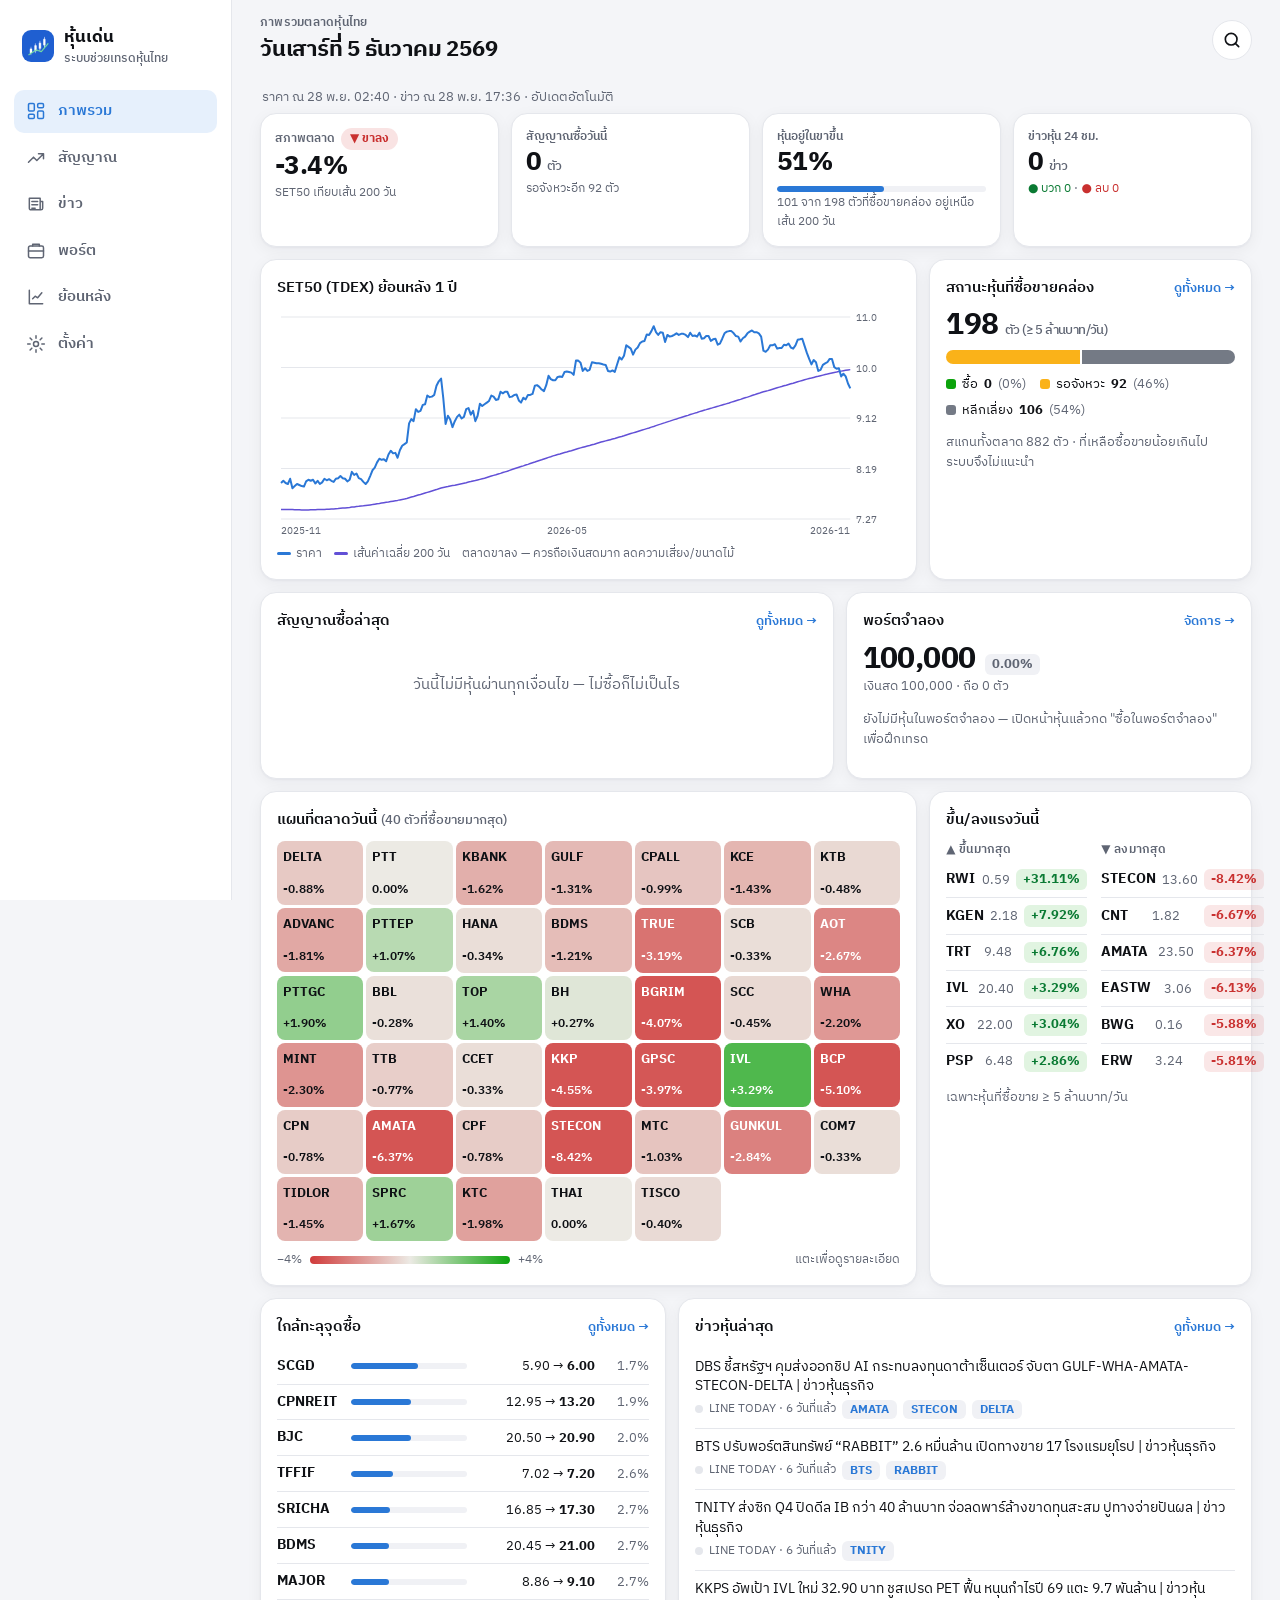
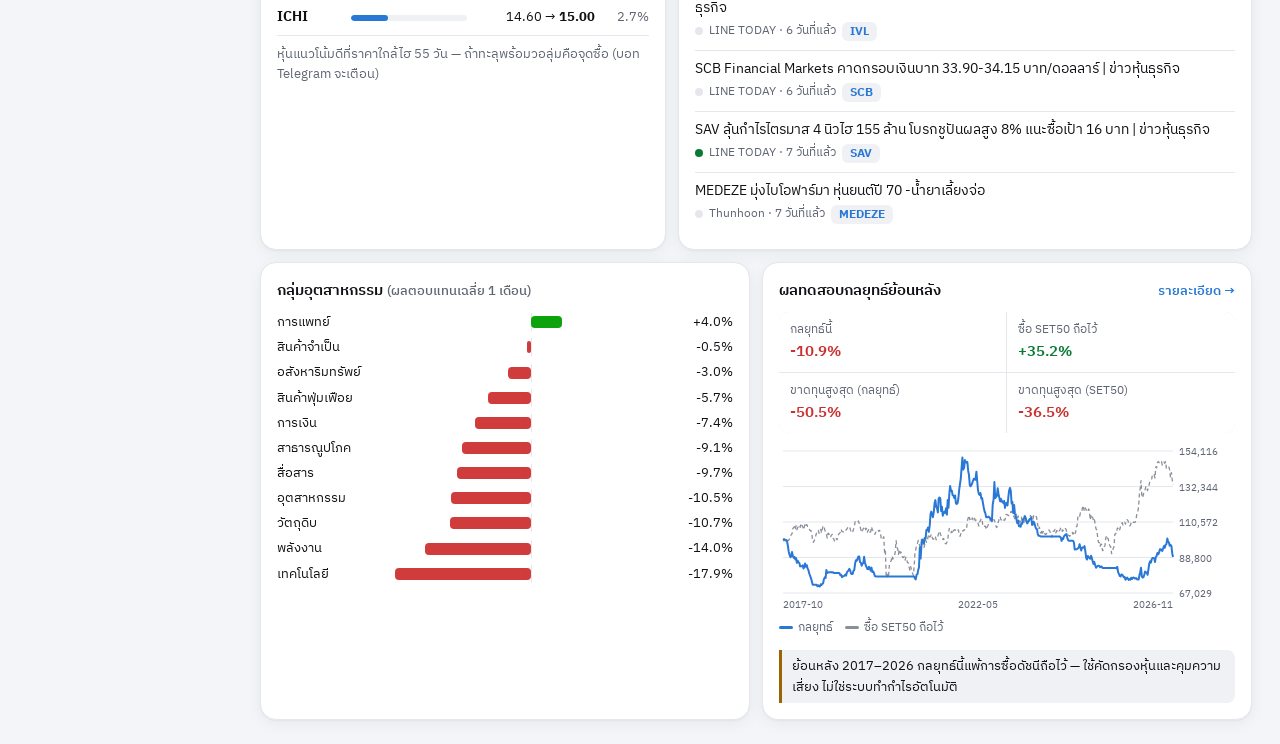
<file: index.html>
<!doctype html>
<html lang="th">
<head>
<meta charset="utf-8">
<meta name="viewport" content="width=device-width,initial-scale=1,viewport-fit=cover">
<title>หุ้นเด่น</title>
<meta name="theme-color" content="#2a78d6">
<meta name="apple-mobile-web-app-capable" content="yes">
<meta name="mobile-web-app-capable" content="yes">
<meta name="apple-mobile-web-app-title" content="หุ้นเด่น">
<meta name="apple-mobile-web-app-status-bar-style" content="default">
<link rel="manifest" href="manifest.webmanifest">
<link rel="apple-touch-icon" href="apple-touch-icon.png">
<link rel="icon" href="icon-192.png">
<link rel="preconnect" href="https://fonts.googleapis.com">
<link rel="preconnect" href="https://fonts.gstatic.com" crossorigin>
<link rel="stylesheet" href="https://fonts.googleapis.com/css2?family=IBM+Plex+Sans+Thai:wght@400;500;600;700&display=swap">
<link rel="stylesheet" href="style.css">
</head>
<body>
<main id="app">
  <!-- ภาพรวม (แดชบอร์ด) -->
  <section id="v-home" class="view">
    <header class="top">
      <div><div class="eyebrow">ภาพรวมตลาดหุ้นไทย</div><h1 id="home-date">แดชบอร์ด</h1></div>
      <a class="icon-btn" href="#search" aria-label="ค้นหาหุ้น" title="ค้นหาหุ้น">
        <svg viewBox="0 0 24 24" width="20" height="20"><circle cx="11" cy="11" r="7" fill="none" stroke="currentColor" stroke-width="2"/><path d="M20 20l-4-4" stroke="currentColor" stroke-width="2" stroke-linecap="round"/></svg>
      </a>
    </header>
    <div id="home-status" class="status"></div>
    <div id="dash" class="dash"></div>
  </section>

  <!-- หุ้นเด่น -->
  <section id="v-scan" class="view">
    <header class="top">
      <h1>สัญญาณหุ้น</h1>
      <button class="icon-btn" id="scan-refresh" aria-label="อัปเดตข้อมูล" title="อัปเดตข้อมูล">
        <svg viewBox="0 0 24 24" width="20" height="20"><path fill="none" stroke="currentColor" stroke-width="2" stroke-linecap="round" d="M20 11a8 8 0 1 0-2.3 5.7M20 4v7h-7"/></svg>
      </button>
    </header>
    <div class="seg srv-only" id="scan-list">
      <button data-v="set">หุ้นไทย</button><button data-v="us">หุ้นอเมริกา</button>
    </div>
    <div id="scan-status" class="status"></div>
    <div id="scan-regime"></div>
    <div class="chips" id="scan-filter"></div>
    <input id="scan-q" class="qbox" type="search" placeholder="ค้นหาในรายการ: ชื่อย่อ หรือชื่อบริษัท" autocomplete="off">
    <div id="scan-rows" class="list"></div>
  </section>

  <!-- ค้นหา / รายตัว -->
  <section id="v-search" class="view">
    <header class="top"><h1>วิเคราะห์หุ้น</h1></header>
    <form id="search-form" class="search">
      <input id="search-in" list="tickers" placeholder="พิมพ์ชื่อย่อ เช่น PTT, CPALL, AAPL" autocapitalize="characters" autocomplete="off">
      <button class="btn primary">วิเคราะห์</button>
    </form>
    <datalist id="tickers"></datalist>
    <div id="recent" class="chips"></div>
    <p class="mut small">พิมพ์ชื่อย่อหุ้นไทยได้เลย (ไม่ต้องใส่ .BK)<span class="srv-only"> — หุ้นที่ไม่อยู่ในรายชื่อก็วิเคราะห์ได้ ถ้ามีข้อมูลบน Yahoo Finance</span><span class="static-only"> — เลือกได้จากรายชื่อที่ระบบติดตาม</span></p>
  </section>

  <section id="v-stock" class="view">
    <header class="top">
      <button class="icon-btn" onclick="history.back()" aria-label="กลับ">
        <svg viewBox="0 0 24 24" width="22" height="22"><path fill="none" stroke="currentColor" stroke-width="2" stroke-linecap="round" d="M15 5l-7 7 7 7"/></svg>
      </button>
      <h1 id="stock-title">-</h1><span></span>
    </header>
    <div id="stock-body"></div>
  </section>

  <!-- ข่าว -->
  <section id="v-news" class="view">
    <header class="top"><h1>ข่าวหุ้น</h1>
      <button class="icon-btn" id="news-refresh" aria-label="โหลดข่าวล่าสุด"><svg viewBox="0 0 24 24" width="20" height="20"><path fill="none" stroke="currentColor" stroke-width="2" stroke-linecap="round" d="M20 11a8 8 0 1 0-2.3 5.7M20 4v7h-7"/></svg></button>
    </header>
    <div id="news-status" class="status"></div>
    <input id="news-q" class="qbox" type="search" placeholder="กรองข่าว: ชื่อย่อหุ้นหรือคำ เช่น GULF, ปันผล" autocomplete="off">
    <div class="chips" id="news-filter"></div>
    <div id="news-list"></div>
  </section>

  <!-- พอร์ตจำลอง -->
  <section id="v-paper" class="view">
    <header class="top"><h1>พอร์ตจำลอง</h1>
      <button class="icon-btn" id="paper-refresh" aria-label="อัปเดตราคา">
        <svg viewBox="0 0 24 24" width="20" height="20"><path fill="none" stroke="currentColor" stroke-width="2" stroke-linecap="round" d="M20 11a8 8 0 1 0-2.3 5.7M20 4v7h-7"/></svg>
      </button>
    </header>
    <div id="paper-body"></div>
  </section>

  <!-- ทดสอบย้อนหลัง -->
  <section id="v-bt" class="view">
    <header class="top"><h1>ทดสอบย้อนหลัง</h1></header>
    <div class="row-ctl">
      <div class="seg srv-only" id="bt-list"><button data-v="set">หุ้นไทย</button><button data-v="us">หุ้นอเมริกา</button></div>
      <select id="bt-years" class="srv-only"><option value="5">5 ปี</option><option value="10" selected>10 ปี</option><option value="15">15 ปี</option></select>
    </div>
    <div id="bt-status" class="status"></div>
    <div id="bt-body"></div>
  </section>

  <!-- ตั้งค่า -->
  <section id="v-set" class="view">
    <header class="top"><h1>ตั้งค่า</h1></header>
    <div id="connect"></div>
    <form id="set-form" class="card form">
      <h2>เงินทุนและความเสี่ยง</h2>
      <label>เงินทุน (บาท)<input name="CAPITAL" type="number" inputmode="decimal" min="1000" step="1000"></label>
      <label>ยอมเสียต่อไม้ (% ของพอร์ต)<input name="RISK_PER_TRADE" type="number" inputmode="decimal" min="0.1" max="5" step="0.1"></label>
      <label>ถือหุ้นตัวเดียวไม่เกิน (% ของพอร์ต)<input name="MAX_POSITION_PCT" type="number" inputmode="decimal" min="2" max="100" step="1"></label>
      <label>ถือพร้อมกันไม่เกิน (ตัว)<input name="MAX_POSITIONS" type="number" inputmode="numeric" min="1" max="30"></label>
      <button class="btn primary">บันทึก</button>
      <p class="mut small">หลังบันทึก ระบบจะคำนวณจำนวนหุ้นที่ควรซื้อใหม่ตามเงินทุนนี้</p>
    </form>
    <div class="card">
      <h2>หลักการของโปรแกรม</h2>
      <ul class="small">
        <li><b>ซื้อเฉพาะหุ้นขาขึ้น</b> — ราคาเหนือเส้น 200 วัน และเส้น 50 วันอยู่เหนือเส้น 200 วัน</li>
        <li><b>จังหวะซื้อ</b> — ย่อแล้วเด้งกลับเหนือ EMA20 / ทะลุไฮ 55 วันพร้อมวอลุ่ม / MACD ตัดขึ้น</li>
        <li><b>คะแนน 100</b> — แนวโน้ม 30, โมเมนตัม 25, วอลุ่ม 10, ความผันผวน 10, พื้นฐาน 25</li>
        <li><b>ตัดขาดทุน</b> — ราคาเข้า − 2×ATR แล้วเลื่อนขึ้นตามราคา (สูงสุด − 3×ATR)</li>
        <li><b>ขาย</b> — ชน Stop, หลุดเส้น 200 วัน, หรือถึงเป้า 2R ขายครึ่งหนึ่ง</li>
        <li><b>ไม่ซื้อใหม่</b> เมื่อตลาดรวมอยู่ใต้เส้น 200 วัน</li>
      </ul>
      <p class="warn small">ไม่ใช่คำแนะนำการลงทุน ข้อมูลจาก Yahoo Finance อาจล่าช้า ผลในอดีตไม่รับประกันอนาคต ใช้เงินที่เสียได้และตั้ง Stop ทุกครั้ง</p>
    </div>
  </section>
</main>

<nav class="tabs" id="tabs">
  <div class="brand"><img src="icon-192.png" alt=""><div>หุ้นเด่น<small>ระบบช่วยเทรดหุ้นไทย</small></div></div>
  <a href="#home" data-tab="home"><svg viewBox="0 0 24 24"><rect x="3" y="3" width="7" height="9" rx="1.5"/><rect x="14" y="3" width="7" height="5" rx="1.5"/><rect x="14" y="12" width="7" height="9" rx="1.5"/><rect x="3" y="16" width="7" height="5" rx="1.5"/></svg><span>ภาพรวม</span></a>
  <a href="#scan" data-tab="scan"><svg viewBox="0 0 24 24"><path d="M3 17l6-6 4 4 8-8M15 7h6v6"/></svg><span>สัญญาณ</span></a>
  <a href="#news" data-tab="news"><svg viewBox="0 0 24 24"><path d="M4 5h13v14H6a2 2 0 0 1-2-2zM17 9h3v8a2 2 0 0 1-2 2M7 9h7M7 13h7M7 17h4"/></svg><span>ข่าว</span></a>
  <a href="#paper" data-tab="paper"><svg viewBox="0 0 24 24"><rect x="3" y="6" width="18" height="14" rx="2"/><path d="M8 6V4h8v2M3 12h18"/></svg><span>พอร์ต</span></a>
  <a href="#bt" data-tab="bt"><svg viewBox="0 0 24 24"><path d="M4 4v16h16M8 14l3-3 3 2 5-6"/></svg><span>ย้อนหลัง</span></a>
  <a href="#set" data-tab="set"><svg viewBox="0 0 24 24"><circle cx="12" cy="12" r="3"/><path d="M12 2v3M12 19v3M2 12h3M19 12h3M4.9 4.9l2.1 2.1M17 17l2.1 2.1M4.9 19.1L7 17M17 7l2.1-2.1"/></svg><span>ตั้งค่า</span></a>
</nav>
<div id="toast" role="status"></div>
<script src="static.js"></script><script src="app.js"></script>
</body>
</html>
</file>
<file: style.css>
/* ---------- โทเคน (สีตามบทบาท — สว่าง/มืด เลือกแยกกัน) ---------- */
:root {
  --bg: #f4f5f8; --surface: #ffffff; --surface2: #f0f1f5; --fg: #0f1115; --mut: #5f6573; --faint: #8a8f99;
  --line: #e5e7ec; --accent: #2a78d6; --accent-soft: #e6f0fc; --accent-fg: #fff;
  --up: #0a7a33; --down: #c9302f; --watch: #9a6400; --avoid: #747a85;
  --upfill: #0ca30c; --downfill: #d03b3b; --mid: #eceae4;
  --c1: #2a78d6; --c2: #eb6834; --c3: #1baf7a; --c4: #6250d6;
  --shadow: 0 1px 2px rgba(16,24,40,.04), 0 4px 16px rgba(16,24,40,.05);
  --radius: 16px; --tabh: 64px;
  color-scheme: light;
}
@media (prefers-color-scheme: dark) {
  :root:not([data-theme="light"]) {
    --bg: #0c0d10; --surface: #16181d; --surface2: #1f2229; --fg: #f0f1f3; --mut: #a3a9b5; --faint: #7c818b;
    --line: #2a2e36; --accent: #3987e5; --accent-soft: #172a44; --accent-fg: #fff;
    --up: #2fbf5a; --down: #ec6b6b; --watch: #fab219; --avoid: #8b919c;
    --upfill: #0ca30c; --downfill: #d03b3b; --mid: #383835;
    --c1: #3987e5; --c2: #d95926; --c3: #199e70; --c4: #9085e9;
    --shadow: 0 1px 2px rgba(0,0,0,.3);
    color-scheme: dark;
  }
}
:root[data-theme="dark"] {
  --bg: #0c0d10; --surface: #16181d; --surface2: #1f2229; --fg: #f0f1f3; --mut: #a3a9b5; --faint: #7c818b;
  --line: #2a2e36; --accent: #3987e5; --accent-soft: #172a44; --accent-fg: #fff;
  --up: #2fbf5a; --down: #ec6b6b; --watch: #fab219; --avoid: #8b919c;
  --upfill: #0ca30c; --downfill: #d03b3b; --mid: #383835;
  --c1: #3987e5; --c2: #d95926; --c3: #199e70; --c4: #9085e9;
  --shadow: 0 1px 2px rgba(0,0,0,.3);
  color-scheme: dark;
}
* { box-sizing: border-box; -webkit-tap-highlight-color: transparent; }
html, body { margin: 0; background: var(--bg); color: var(--fg); }
body {
  font: 15px/1.55 "IBM Plex Sans Thai", "Noto Sans Thai", "Leelawadee UI", system-ui, -apple-system, "Segoe UI", sans-serif;
  padding-bottom: calc(var(--tabh) + env(safe-area-inset-bottom) + 12px);
  -webkit-font-smoothing: antialiased;
}
#app { max-width: 760px; margin: 0 auto; padding: 0 16px; }
h1 { font-size: 22px; margin: 0; letter-spacing: -.01em; font-weight: 700; }
h2 { font-size: 15px; margin: 0 0 10px; font-weight: 600; }
.mut { color: var(--mut); } .small { font-size: 13px; }
.up { color: var(--up); } .down { color: var(--down); }
.num { font-variant-numeric: tabular-nums; }
.view { display: none; } .view.on { display: block; animation: fade .18s ease; }
@keyframes fade { from { opacity: .4; transform: translateY(4px); } to { opacity: 1; transform: none; } }

.top {
  position: sticky; top: 0; z-index: 5; background: var(--bg);
  display: flex; align-items: center; justify-content: space-between; gap: 8px;
  padding: calc(env(safe-area-inset-top) + 14px) 0 10px;
}
.icon-btn {
  border: 0; background: var(--surface); color: var(--fg); width: 40px; height: 40px;
  border-radius: 50%; display: grid; place-items: center; cursor: pointer; border: 1px solid var(--line);
}
.icon-btn.spin svg { animation: spin 1s linear infinite; }
@keyframes spin { to { transform: rotate(360deg); } }

.seg { display: flex; background: var(--surface2); border-radius: 10px; padding: 3px; gap: 3px; }
.seg button {
  flex: 1; border: 0; background: transparent; color: var(--mut); padding: 8px 10px;
  border-radius: 8px; font: inherit; font-weight: 600; cursor: pointer;
}
.seg button.on { background: var(--surface); color: var(--fg); box-shadow: 0 1px 2px rgba(0,0,0,.08); }
.row-ctl { display: flex; gap: 8px; } .row-ctl .seg { flex: 1; }
select, input {
  font: inherit; color: var(--fg); background: var(--surface); border: 1px solid var(--line);
  border-radius: 10px; padding: 10px 12px; min-width: 0;
}
input:focus, select:focus { outline: 2px solid var(--accent); outline-offset: -1px; }

.status { font-size: 13px; color: var(--mut); margin: 10px 2px 6px; min-height: 20px; display: flex; gap: 8px; align-items: center; }
.loader { width: 14px; height: 14px; border: 2px solid var(--line); border-top-color: var(--accent); border-radius: 50%; animation: spin .8s linear infinite; flex: none; }

.card { background: var(--surface); border: 1px solid var(--line); border-radius: var(--radius); padding: 16px; margin: 10px 0; box-shadow: var(--shadow); }
.regime { display: flex; gap: 10px; align-items: center; }
.dot { width: 10px; height: 10px; border-radius: 50%; flex: none; }

.chips { display: flex; gap: 8px; overflow-x: auto; padding: 4px 0 8px; scrollbar-width: none; }
.chips::-webkit-scrollbar { display: none; }
.chip {
  border: 1px solid var(--line); background: var(--surface); color: var(--fg); border-radius: 999px;
  padding: 6px 12px; font: inherit; font-size: 14px; white-space: nowrap; cursor: pointer;
}
.chip.on { background: var(--fg); color: var(--bg); border-color: var(--fg); }
.chip b { font-weight: 600; margin-left: 4px; opacity: .7; }

.list { display: flex; flex-direction: column; gap: 8px; }
.item {
  display: flex; gap: 12px; background: var(--surface); border: 1px solid var(--line); box-shadow: var(--shadow);
  border-radius: var(--radius); padding: 12px 14px; color: inherit; text-decoration: none; transition: border-color .15s;
}
.item:hover { border-color: color-mix(in srgb, var(--accent) 45%, var(--line)); }
.item:active { background: var(--surface2); }
.item .main { flex: 1; min-width: 0; }
.item .tk { font-weight: 700; font-size: 16px; display: flex; gap: 8px; align-items: center; }
.item .nm { color: var(--mut); font-size: 12px; white-space: nowrap; overflow: hidden; text-overflow: ellipsis; }
.item .how { font-size: 13px; margin-top: 4px; }
.item .side { text-align: right; flex: none; display: flex; flex-direction: column; align-items: flex-end; gap: 2px; }
.item .px { font-weight: 600; }
.score {
  font-size: 12px; font-weight: 700; border-radius: 8px; padding: 1px 7px;
  background: var(--surface2);
}

.badge { font-size: 12px; font-weight: 700; border-radius: 999px; padding: 1px 9px; white-space: nowrap; }
.b-buy { color: var(--up); background: color-mix(in srgb, var(--up) 15%, transparent); }
.b-watch { color: var(--watch); background: color-mix(in srgb, var(--watch) 16%, transparent); }
.b-avoid { color: var(--avoid); background: color-mix(in srgb, var(--avoid) 16%, transparent); }

.grid { display: grid; grid-template-columns: repeat(2, 1fr); gap: 1px; background: var(--line); border-radius: 10px; overflow: hidden; }
.grid > div { background: var(--surface); padding: 9px 11px; }
.grid .k { font-size: 12px; color: var(--mut); } .grid .v { font-weight: 600; font-variant-numeric: tabular-nums; }

.hero { display: flex; justify-content: space-between; align-items: flex-end; gap: 12px; }
.hero .price { font-size: 30px; font-weight: 700; line-height: 1.1; }
.bars { display: grid; gap: 7px; margin-top: 12px; }
.bar { display: grid; grid-template-columns: 82px 1fr 44px; gap: 8px; align-items: center; font-size: 13px; }
.bar .track { height: 8px; background: var(--surface2); border-radius: 4px; overflow: hidden; }
.bar .fill { height: 100%; background: var(--accent); border-radius: 4px; }
.how-box { border-left: 3px solid var(--accent); padding: 8px 12px; background: var(--surface2); border-radius: 0 10px 10px 0; margin-top: 12px; font-size: 14px; }

.chart svg { width: 100%; height: auto; display: block; }
.chart .ax { fill: var(--mut); font-size: 10px; }
.chart .grid-l { stroke: var(--line); stroke-width: 1; }
.legend { display: flex; flex-wrap: wrap; gap: 12px; font-size: 12px; color: var(--mut); margin-top: 6px; }
.legend i { display: inline-block; width: 14px; height: 3px; border-radius: 2px; vertical-align: middle; margin-right: 5px; }
.range { display: flex; gap: 6px; margin-bottom: 8px; }
.range .chip { padding: 3px 10px; font-size: 13px; }

.btn {
  font: inherit; font-weight: 600; border-radius: 12px; padding: 11px 16px; border: 1px solid var(--line);
  background: var(--surface); color: var(--fg); cursor: pointer;
}
.btn.primary { background: var(--accent); border-color: var(--accent); color: var(--accent-fg); }
.btn.danger { color: var(--down); }
.btn.block { width: 100%; }
.btn:disabled { opacity: .5; }
.search { display: flex; gap: 8px; margin: 6px 0 8px; } .search input { flex: 1; }
.form label { display: flex; flex-direction: column; gap: 4px; font-size: 14px; margin-bottom: 12px; color: var(--mut); }
.form input { color: var(--fg); }
.warn { border-left: 3px solid var(--watch); padding: 6px 10px; background: var(--surface2); border-radius: 0 8px 8px 0; }
ul.small { padding-left: 18px; margin: 0 0 10px; } ul.small li { margin-bottom: 4px; }

.pos { display: flex; justify-content: space-between; gap: 10px; padding: 12px 0; border-bottom: 1px solid var(--line); }
.pos:last-child { border-bottom: 0; }
.alert { font-size: 13px; padding: 6px 10px; border-radius: 8px; margin-top: 6px; }
.alert.sell { background: color-mix(in srgb, var(--down) 13%, transparent); color: var(--down); }
.alert.target { background: color-mix(in srgb, var(--up) 13%, transparent); color: var(--up); }
.yr { display: grid; grid-template-columns: 44px 1fr 56px; gap: 8px; align-items: center; font-size: 13px; margin: 4px 0; }
.yr .track { position: relative; height: 12px; }
.yr .mid { position: absolute; left: 50%; top: -2px; bottom: -2px; width: 1px; background: var(--line); }
.yr .f { position: absolute; top: 0; height: 100%; border-radius: 3px; }
table.t { width: 100%; border-collapse: collapse; font-size: 13px; }
table.t td, table.t th { padding: 7px 4px; border-bottom: 1px solid var(--line); text-align: left; }
table.t th { color: var(--mut); font-weight: 500; font-size: 12px; }
table.t .r { text-align: right; font-variant-numeric: tabular-nums; }
.qr { display: flex; gap: 14px; align-items: center; flex-wrap: wrap; }
.qr svg { width: 150px; height: 150px; background: #fff; padding: 6px; border-radius: 10px; }
.qr svg path { fill: #000; }
.empty { text-align: center; color: var(--mut); padding: 30px 10px; }

.tabs {
  position: fixed; left: 0; right: 0; bottom: 0; z-index: 10;
  display: flex; justify-content: space-around; background: color-mix(in srgb, var(--surface) 92%, transparent);
  backdrop-filter: blur(12px); -webkit-backdrop-filter: blur(12px);
  border-top: 1px solid var(--line); padding-bottom: env(safe-area-inset-bottom); height: calc(var(--tabh) + env(safe-area-inset-bottom));
}
.tabs a { flex: 1; display: flex; flex-direction: column; align-items: center; justify-content: center; gap: 2px; color: var(--mut); text-decoration: none; font-size: 11px; max-width: 120px; }
.tabs svg { width: 24px; height: 24px; fill: none; stroke: currentColor; stroke-width: 1.8; stroke-linecap: round; stroke-linejoin: round; }
.tabs a.on { color: var(--accent); }
#toast {
  position: fixed; left: 50%; bottom: calc(var(--tabh) + env(safe-area-inset-bottom) + 14px); transform: translateX(-50%) translateY(20px);
  background: var(--fg); color: var(--bg); padding: 10px 16px; border-radius: 12px; font-size: 14px;
  opacity: 0; pointer-events: none; transition: .25s; max-width: calc(100vw - 32px); z-index: 20;
}
#toast.show { opacity: 1; transform: translateX(-50%) translateY(0); }

.static .srv-only, html:not(.static) .static-only { display: none !important; }
code { font-size: 12px; background: var(--surface2); padding: 1px 5px; border-radius: 5px; }
.qbox { width: 100%; margin: 2px 0 10px; }
.news { background: var(--surface); border: 1px solid var(--line); border-radius: var(--radius); padding: 11px 14px; margin-bottom: 8px; }
.news a.nt { color: var(--fg); text-decoration: none; font-weight: 600; line-height: 1.45; display: block; }
.news a.nt:active { color: var(--accent); }
.news .meta { font-size: 12px; color: var(--mut); margin-top: 4px; display: flex; gap: 6px; align-items: center; flex-wrap: wrap; }
.news .x { font-size: 13px; color: var(--mut); margin-top: 4px; display: -webkit-box; -webkit-line-clamp: 2; -webkit-box-orient: vertical; overflow: hidden; }
.news .tags { display: flex; gap: 6px; flex-wrap: wrap; margin-top: 6px; }
.tag { font-size: 12px; font-weight: 700; padding: 1px 8px; border-radius: 6px; background: var(--surface2); color: var(--accent); text-decoration: none; }
.sen { width: 8px; height: 8px; border-radius: 50%; display: inline-block; flex: none; }
.sen.p { background: var(--up); } .sen.n { background: var(--down); } .sen.z { background: var(--line); }
.card .news { border: 0; border-bottom: 1px solid var(--line); border-radius: 0; padding: 10px 0; margin: 0; }
.card .news:last-child { border-bottom: 0; }
.tabs a span { white-space: nowrap; }
body.login { display: grid; place-items: center; min-height: 100vh; padding: 16px; }
body.login .card { width: 100%; max-width: 340px; text-align: center; }
body.login input { width: 100%; font-size: 28px; letter-spacing: .4em; text-align: center; margin: 10px 0 12px; }
body.login .btn { width: 100%; } .err { color: var(--down); min-height: 1.5em; }

/* ---------- แดชบอร์ด ---------- */
.eyebrow { font-size: 12px; color: var(--mut); font-weight: 600; letter-spacing: .02em; }
.dash { display: grid; grid-template-columns: repeat(12, minmax(0, 1fr)); gap: 12px; margin-top: 4px; }
.dash > .card { margin: 0; min-width: 0; grid-column: span 12; }
.dash .kpi { grid-column: span 6; padding: 14px; display: flex; flex-direction: column; gap: 2px; text-decoration: none; color: inherit; }
.kpi .k { font-size: 12px; color: var(--mut); font-weight: 600; display: flex; align-items: center; gap: 6px; }
.kpi .v { font-size: 26px; font-weight: 700; line-height: 1.15; letter-spacing: -.02em; }
.kpi .s { font-size: 12px; color: var(--mut); }
.kpi .meter { height: 6px; border-radius: 3px; background: var(--surface2); overflow: hidden; margin-top: 6px; }
.kpi .meter i { display: block; height: 100%; border-radius: 3px; background: var(--accent); }
.card-h { display: flex; justify-content: space-between; align-items: baseline; gap: 8px; margin-bottom: 10px; }
.card-h h2 { margin: 0; }
.card-h a { font-size: 13px; color: var(--accent); text-decoration: none; font-weight: 600; white-space: nowrap; }
.pill { display: inline-flex; align-items: center; gap: 5px; font-size: 12px; font-weight: 700; padding: 2px 9px; border-radius: 999px; }
.pill.good { color: var(--up); background: color-mix(in srgb, var(--upfill) 14%, transparent); }
.pill.warn { color: var(--watch); background: color-mix(in srgb, #fab219 18%, transparent); }
.pill.bad { color: var(--down); background: color-mix(in srgb, var(--downfill) 14%, transparent); }
.stack { display: flex; height: 14px; border-radius: 7px; overflow: hidden; gap: 2px; margin: 8px 0 10px; }
.stack i { display: block; height: 100%; }
.stack i:first-child { border-radius: 4px 0 0 4px; } .stack i:last-child { border-radius: 0 4px 4px 0; }
.legend-row { display: flex; flex-wrap: wrap; gap: 6px 14px; font-size: 13px; }
.legend-row span { display: inline-flex; align-items: center; gap: 6px; }
.legend-row i { width: 10px; height: 10px; border-radius: 3px; display: inline-block; }
table.dt { width: 100%; border-collapse: collapse; font-size: 13.5px; }
table.dt th { font-size: 12px; color: var(--mut); font-weight: 600; text-align: left; padding: 0 6px 8px; border-bottom: 1px solid var(--line); white-space: nowrap; }
table.dt td { padding: 9px 6px; border-bottom: 1px solid var(--line); vertical-align: middle; }
table.dt tr:last-child td { border-bottom: 0; }
table.dt .r { text-align: right; font-variant-numeric: tabular-nums; white-space: nowrap; }
table.dt tbody tr { cursor: pointer; }
table.dt tbody tr:hover td { background: var(--surface2); }
table.dt .tk { font-weight: 700; }
table.dt .sub { font-size: 11.5px; color: var(--mut); max-width: 140px; white-space: nowrap; overflow: hidden; text-overflow: ellipsis; }
.heat { display: grid; grid-template-columns: repeat(auto-fill, minmax(76px, 1fr)); gap: 3px; }
.heat a { aspect-ratio: 1.35; border-radius: 8px; padding: 6px; display: flex; flex-direction: column; justify-content: space-between;
  text-decoration: none; color: var(--fg); min-width: 0; transition: transform .1s; }
.heat a:hover { transform: scale(1.04); box-shadow: 0 0 0 2px var(--surface), 0 0 0 4px var(--accent); }
.heat a b { font-size: 13px; overflow: hidden; text-overflow: ellipsis; white-space: nowrap; }
.heat a span { font-size: 12px; font-weight: 600; font-variant-numeric: tabular-nums; }
.heat a.light { color: #fff; }
.heat-scale { display: flex; align-items: center; gap: 8px; font-size: 12px; color: var(--mut); margin-top: 10px; }
.heat-scale .bar { flex: 1; max-width: 200px; height: 8px; border-radius: 4px;
  background: linear-gradient(90deg, var(--downfill), var(--mid) 50%, var(--upfill)); }
.movers { display: grid; grid-template-columns: 1fr 1fr; gap: 14px; }
.mv { display: flex; justify-content: space-between; align-items: center; padding: 7px 0; border-bottom: 1px solid var(--line); font-size: 13.5px; text-decoration: none; color: inherit; gap: 6px; }
.mv:last-child { border-bottom: 0; }
.mv b { font-weight: 700; }
.chg { font-weight: 700; font-variant-numeric: tabular-nums; font-size: 12.5px; padding: 1px 7px; border-radius: 6px; white-space: nowrap; }
.chg.p { color: var(--up); background: color-mix(in srgb, var(--upfill) 12%, transparent); }
.chg.n { color: var(--down); background: color-mix(in srgb, var(--downfill) 12%, transparent); }
.chg.z { color: var(--mut); background: var(--surface2); }
.hbar { display: grid; grid-template-columns: 110px 1fr 58px; gap: 8px; align-items: center; font-size: 13px; margin: 5px 0; }
.hbar .name { overflow: hidden; text-overflow: ellipsis; white-space: nowrap; }
.hbar .track { position: relative; height: 12px; }
.hbar .mid { position: absolute; left: 50%; top: -3px; bottom: -3px; width: 1px; background: var(--line); }
.hbar .f { position: absolute; top: 0; height: 100%; border-radius: 4px; }
.mini-news { display: block; padding: 9px 0; border-bottom: 1px solid var(--line); text-decoration: none; color: var(--fg); font-size: 13.5px; line-height: 1.45; }
.mini-news:last-child { border-bottom: 0; }
.mini-news .meta { font-size: 11.5px; color: var(--mut); margin-top: 3px; display: flex; align-items: center; gap: 6px; flex-wrap: wrap; }
.near { display: flex; align-items: center; gap: 10px; padding: 7px 0; border-bottom: 1px solid var(--line); text-decoration: none; color: inherit; font-size: 13.5px; }
.near:last-child { border-bottom: 0; }
.near .tk { font-weight: 700; width: 64px; }
.near .gauge { flex: 1; height: 6px; border-radius: 3px; background: var(--surface2); overflow: hidden; }
.near .gauge i { display: block; height: 100%; background: var(--accent); border-radius: 3px; }
.chart-wrap { position: relative; }
.chart-wrap .tip { position: absolute; pointer-events: none; background: var(--fg); color: var(--bg); font-size: 12px; padding: 6px 9px;
  border-radius: 8px; white-space: nowrap; transform: translate(-50%, -110%); opacity: 0; transition: opacity .1s; font-variant-numeric: tabular-nums; }
.chart-wrap .tip.on { opacity: 1; }
.big-num { font-size: 30px; font-weight: 700; letter-spacing: -.02em; line-height: 1.1; }
.skeleton { background: linear-gradient(90deg, var(--surface2), var(--surface), var(--surface2)); background-size: 200% 100%;
  animation: sk 1.2s infinite linear; border-radius: 10px; min-height: 90px; }
@keyframes sk { to { background-position: -200% 0; } }

@media (min-width: 640px) {
  .dash .kpi { grid-column: span 3; }
}
@media (max-width: 520px) {
  .hide-sm { display: none; }
  table.dt .sub { max-width: 96px; }
  table.dt td, table.dt th { padding-left: 3px; padding-right: 3px; }
  table.dt { font-size: 13px; }
  .kpi .v { font-size: 23px; }
}
/* ---------- จอคอม: แถบเมนูด้านซ้าย + แดชบอร์ดหลายคอลัมน์ ---------- */
.brand { display: none; }
@media (min-width: 960px) {
  body { padding-bottom: 24px; padding-left: 232px; }
  #app { max-width: 1280px; padding: 0 28px; }
  .tabs { top: 0; bottom: 0; right: auto; width: 232px; height: auto; flex-direction: column; justify-content: flex-start;
    gap: 4px; padding: 20px 14px; border-top: 0; border-right: 1px solid var(--line); background: var(--surface); }
  .tabs a { flex: none; flex-direction: row; justify-content: flex-start; gap: 12px; max-width: none; font-size: 14.5px;
    font-weight: 600; padding: 10px 12px; border-radius: 10px; }
  .tabs a.on { background: var(--accent-soft); }
  .tabs a:hover:not(.on) { background: var(--surface2); }
  .tabs svg { width: 20px; height: 20px; }
  .brand { display: flex; align-items: center; gap: 10px; padding: 4px 8px 18px; font-weight: 700; font-size: 17px; }
  .brand img { width: 32px; height: 32px; border-radius: 9px; }
  .brand small { display: block; font-size: 11.5px; color: var(--mut); font-weight: 500; }
  #toast { bottom: 24px; }
  .dash .w8 { grid-column: span 8; } .dash .w7 { grid-column: span 7; } .dash .w6 { grid-column: span 6; }
  .dash .w5 { grid-column: span 5; } .dash .w4 { grid-column: span 4; }
  .list { display: grid; grid-template-columns: 1fr 1fr; gap: 10px; }
  .list > .btn, .list > .empty { grid-column: 1 / -1; }
  #v-stock, #v-paper, #v-bt, #v-set, #v-search, #v-news { max-width: 820px; }
}
</file>
